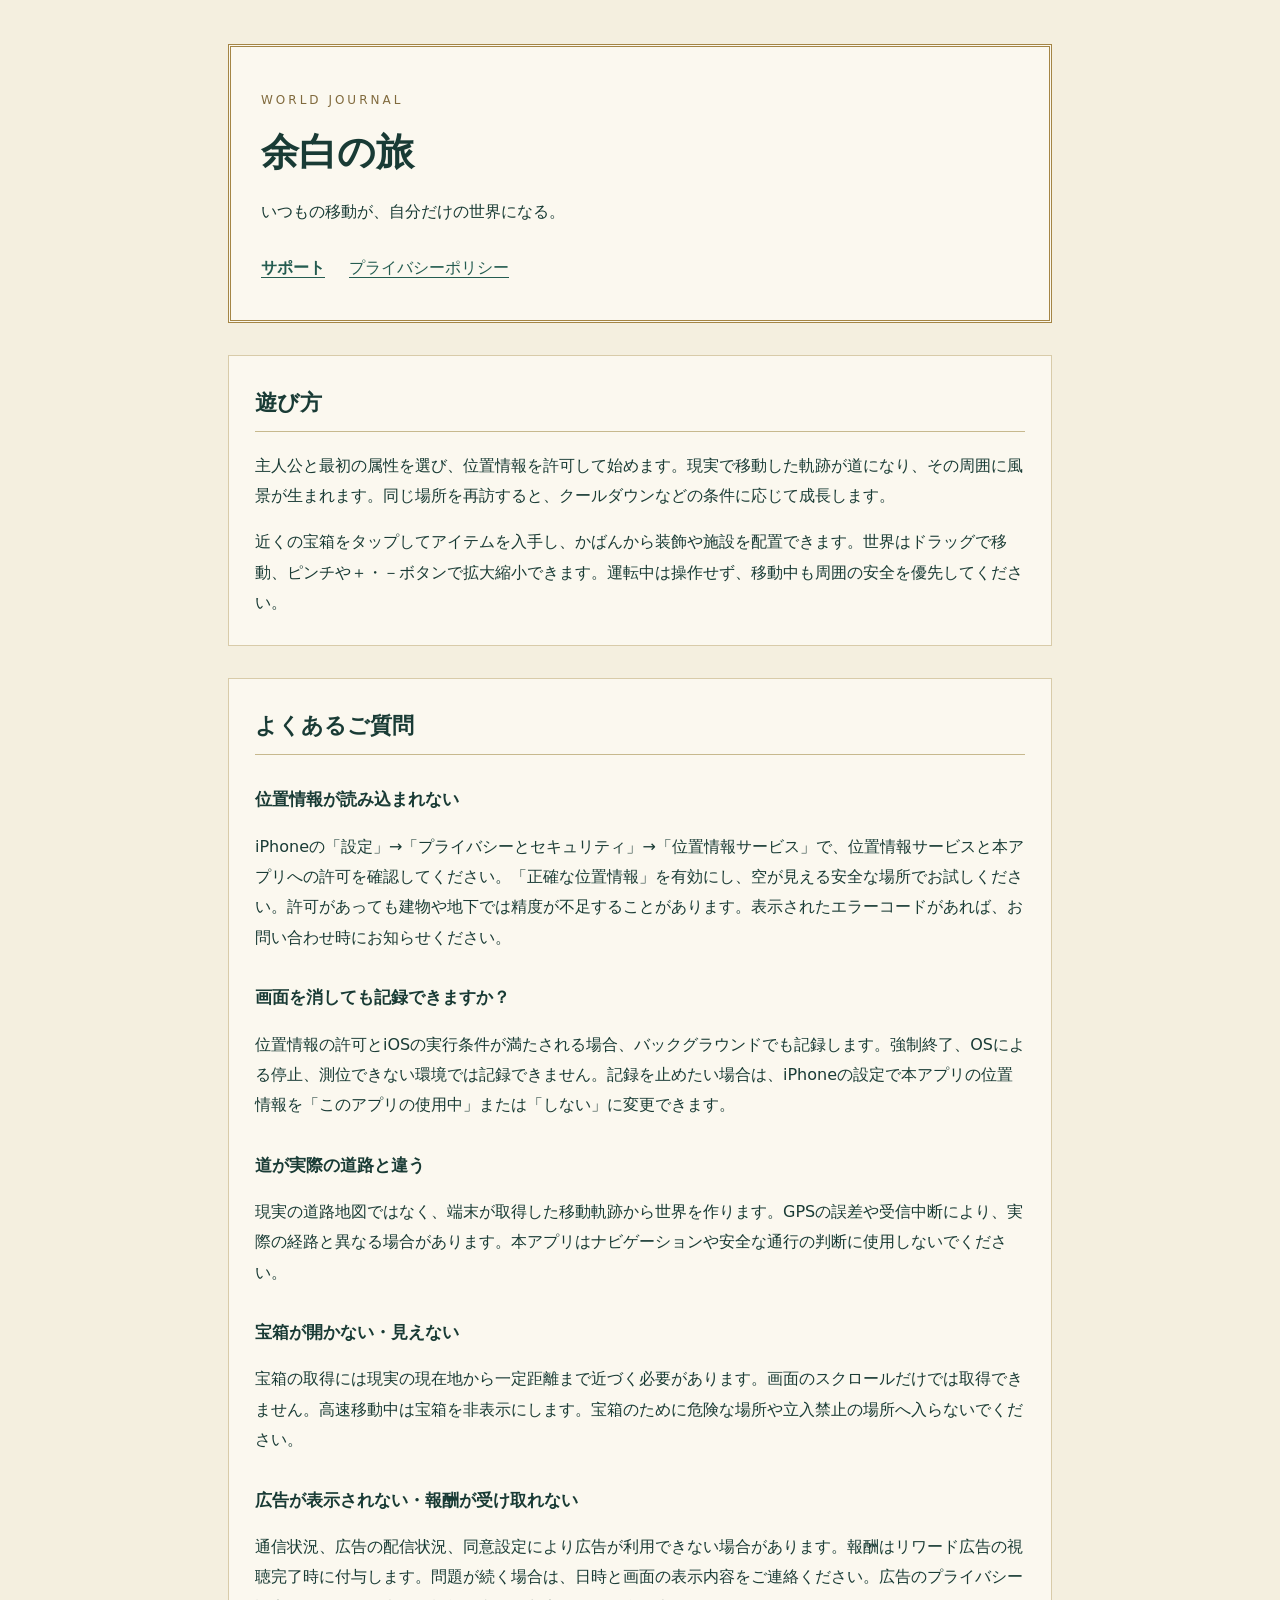
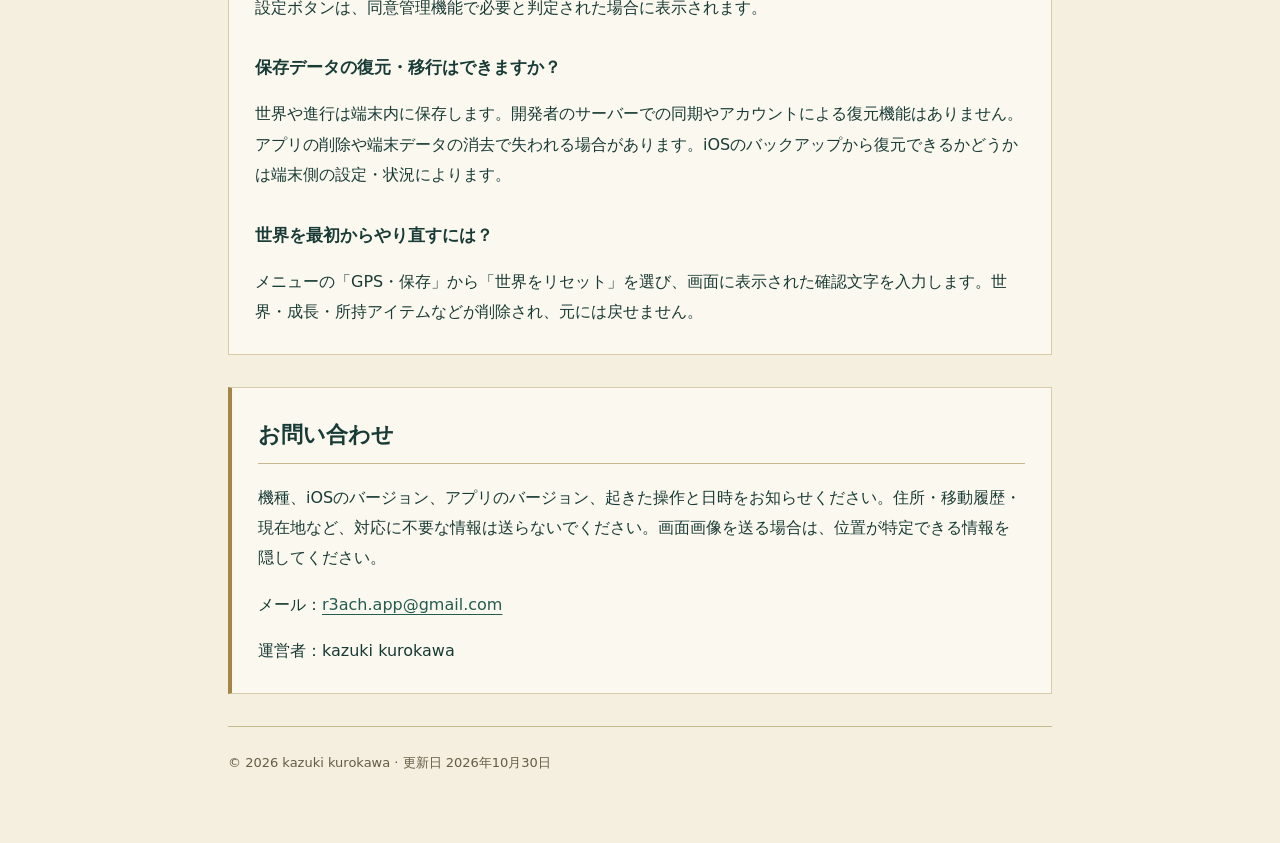
<file: index.html>
<!doctype html>
<html lang="ja"><head><meta charset="utf-8"><meta name="viewport" content="width=device-width,initial-scale=1"><meta name="description" content="余白の旅の使い方、GPS・保存・広告についてのサポート情報。"><title>サポート｜余白の旅</title><link rel="stylesheet" href="style.css"></head>
<body><main><header><p class="eyebrow">WORLD JOURNAL</p><h1>余白の旅</h1><p>いつもの移動が、自分だけの世界になる。</p><nav aria-label="ページ"><a aria-current="page" href="index.html">サポート</a><a href="privacy.html">プライバシーポリシー</a></nav></header>
<section><h2>遊び方</h2><p>主人公と最初の属性を選び、位置情報を許可して始めます。現実で移動した軌跡が道になり、その周囲に風景が生まれます。同じ場所を再訪すると、クールダウンなどの条件に応じて成長します。</p><p>近くの宝箱をタップしてアイテムを入手し、かばんから装飾や施設を配置できます。世界はドラッグで移動、ピンチや＋・－ボタンで拡大縮小できます。運転中は操作せず、移動中も周囲の安全を優先してください。</p></section>
<section><h2>よくあるご質問</h2><h3>位置情報が読み込まれない</h3><p>iPhoneの「設定」→「プライバシーとセキュリティ」→「位置情報サービス」で、位置情報サービスと本アプリへの許可を確認してください。「正確な位置情報」を有効にし、空が見える安全な場所でお試しください。許可があっても建物や地下では精度が不足することがあります。表示されたエラーコードがあれば、お問い合わせ時にお知らせください。</p><h3>画面を消しても記録できますか？</h3><p>位置情報の許可とiOSの実行条件が満たされる場合、バックグラウンドでも記録します。強制終了、OSによる停止、測位できない環境では記録できません。記録を止めたい場合は、iPhoneの設定で本アプリの位置情報を「このアプリの使用中」または「しない」に変更できます。</p><h3>道が実際の道路と違う</h3><p>現実の道路地図ではなく、端末が取得した移動軌跡から世界を作ります。GPSの誤差や受信中断により、実際の経路と異なる場合があります。本アプリはナビゲーションや安全な通行の判断に使用しないでください。</p><h3>宝箱が開かない・見えない</h3><p>宝箱の取得には現実の現在地から一定距離まで近づく必要があります。画面のスクロールだけでは取得できません。高速移動中は宝箱を非表示にします。宝箱のために危険な場所や立入禁止の場所へ入らないでください。</p><h3>広告が表示されない・報酬が受け取れない</h3><p>通信状況、広告の配信状況、同意設定により広告が利用できない場合があります。報酬はリワード広告の視聴完了時に付与します。問題が続く場合は、日時と画面の表示内容をご連絡ください。広告のプライバシー設定ボタンは、同意管理機能で必要と判定された場合に表示されます。</p><h3>保存データの復元・移行はできますか？</h3><p>世界や進行は端末内に保存します。開発者のサーバーでの同期やアカウントによる復元機能はありません。アプリの削除や端末データの消去で失われる場合があります。iOSのバックアップから復元できるかどうかは端末側の設定・状況によります。</p><h3>世界を最初からやり直すには？</h3><p>メニューの「GPS・保存」から「世界をリセット」を選び、画面に表示された確認文字を入力します。世界・成長・所持アイテムなどが削除され、元には戻せません。</p></section>
<section class="contact"><h2>お問い合わせ</h2><p>機種、iOSのバージョン、アプリのバージョン、起きた操作と日時をお知らせください。住所・移動履歴・現在地など、対応に不要な情報は送らないでください。画面画像を送る場合は、位置が特定できる情報を隠してください。</p><p>メール：<a href="mailto:r3ach.app@gmail.com?subject=%E4%BD%99%E7%99%BD%E3%81%AE%E6%97%85%20%E3%81%8A%E5%95%8F%E3%81%84%E5%90%88%E3%82%8F%E3%81%9B">r3ach.app@gmail.com</a></p><p>運営者：kazuki kurokawa</p></section><footer>© 2026 kazuki kurokawa · 更新日 2026年10月30日</footer></main></body></html>
</file>
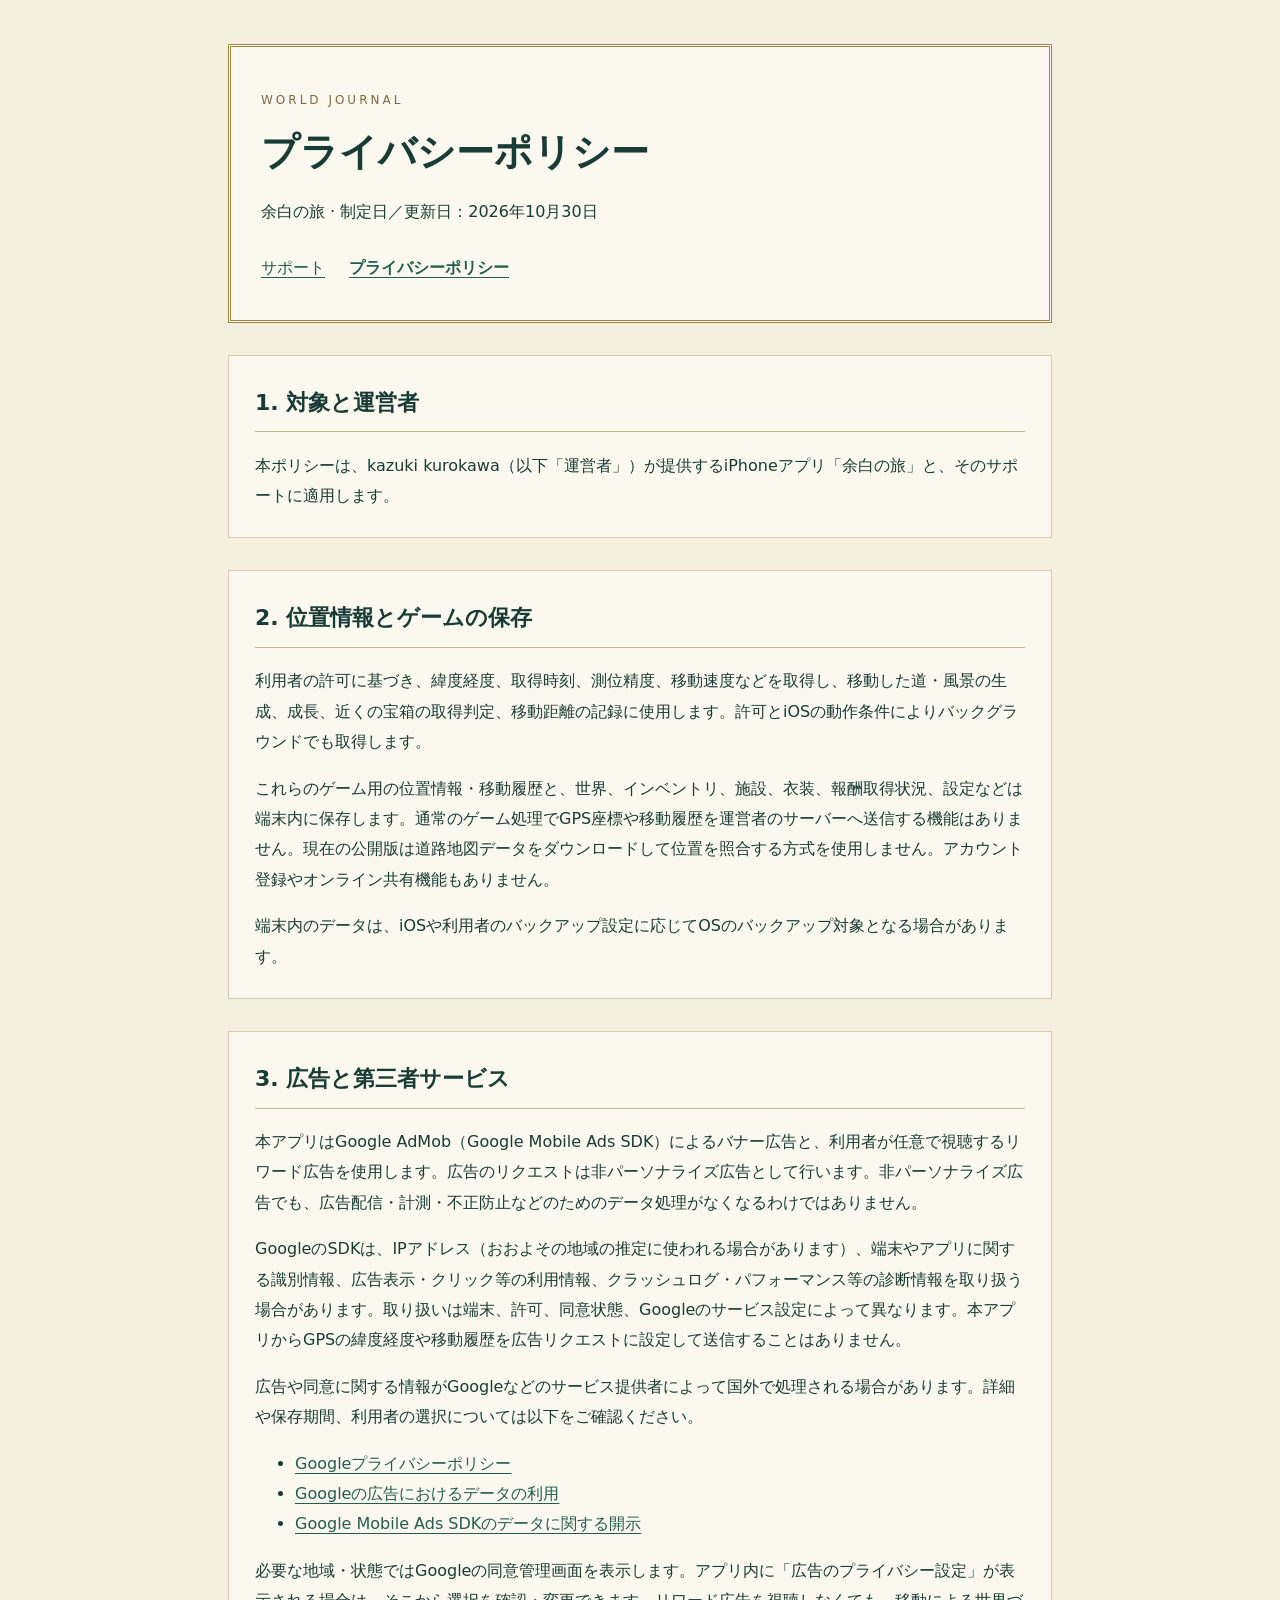
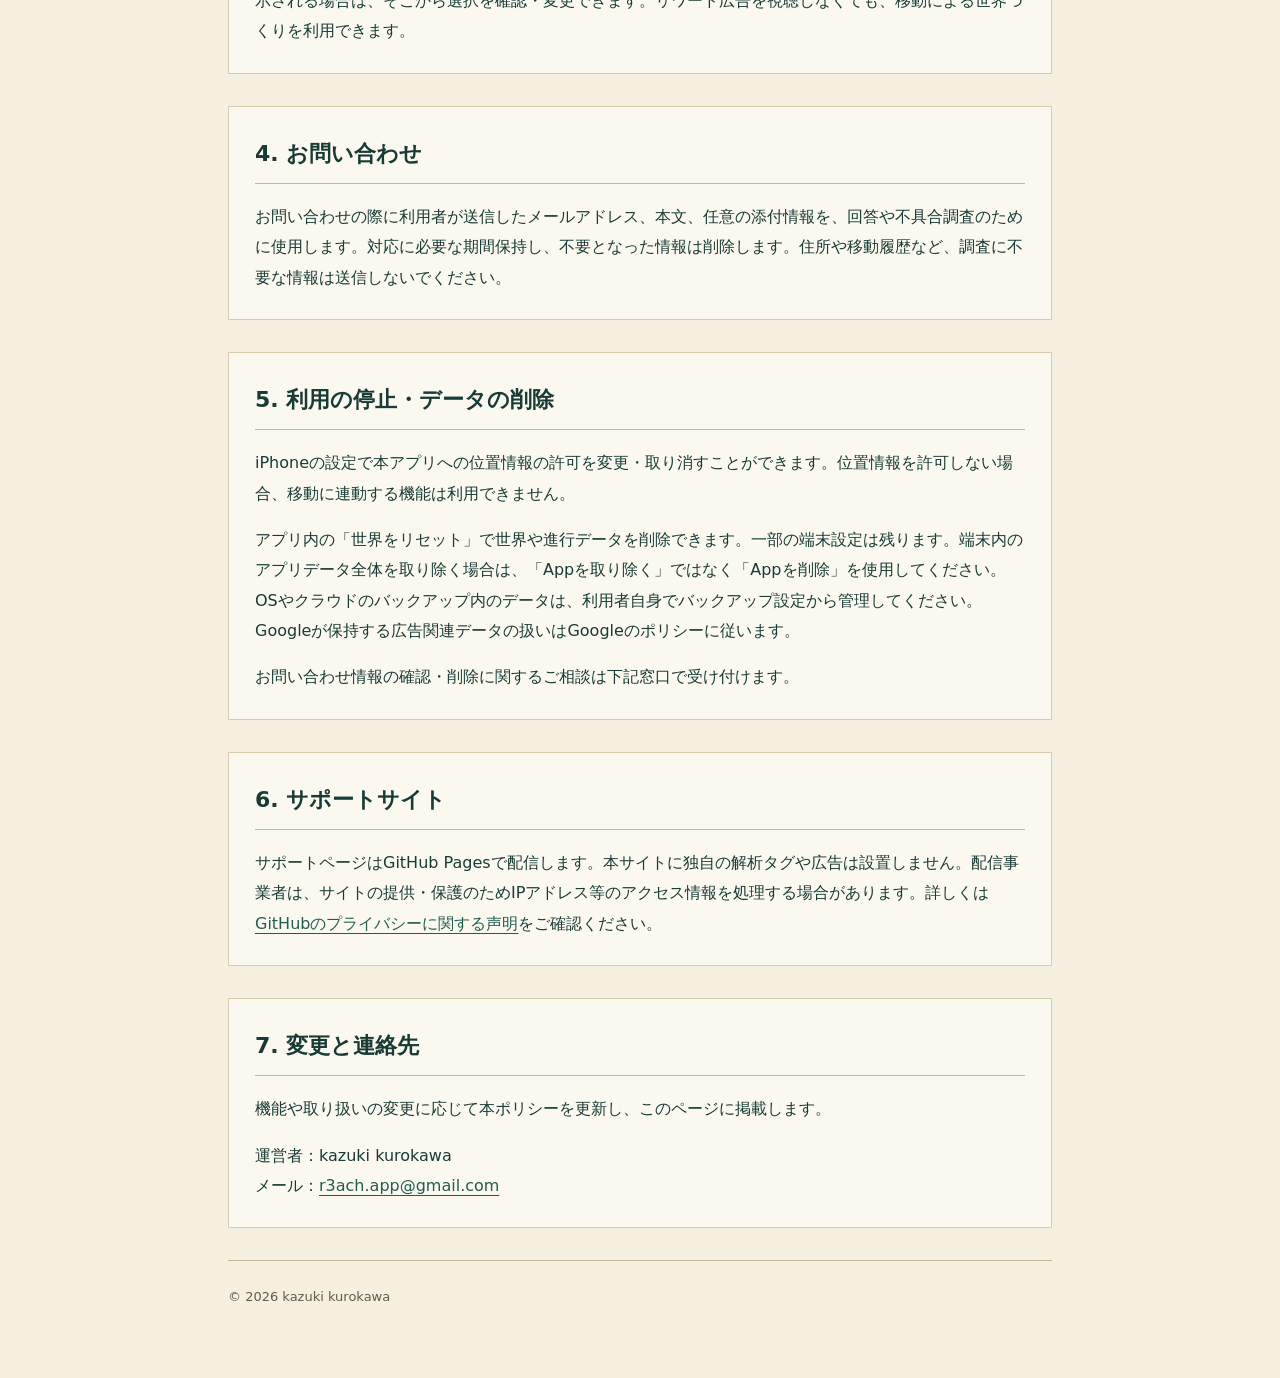
<file: privacy.html>
<!doctype html>
<html lang="ja"><head><meta charset="utf-8"><meta name="viewport" content="width=device-width,initial-scale=1"><meta name="description" content="余白の旅の位置情報、端末内の保存、Google AdMob広告とお問い合わせ情報の取り扱い。"><title>プライバシーポリシー｜余白の旅</title><link rel="stylesheet" href="style.css"></head>
<body><main><header><p class="eyebrow">WORLD JOURNAL</p><h1>プライバシーポリシー</h1><p>余白の旅 · 制定日／更新日：2026年10月30日</p><nav aria-label="ページ"><a href="index.html">サポート</a><a aria-current="page" href="privacy.html">プライバシーポリシー</a></nav></header>
<section><h2>1. 対象と運営者</h2><p>本ポリシーは、kazuki kurokawa（以下「運営者」）が提供するiPhoneアプリ「余白の旅」と、そのサポートに適用します。</p></section>
<section><h2>2. 位置情報とゲームの保存</h2><p>利用者の許可に基づき、緯度経度、取得時刻、測位精度、移動速度などを取得し、移動した道・風景の生成、成長、近くの宝箱の取得判定、移動距離の記録に使用します。許可とiOSの動作条件によりバックグラウンドでも取得します。</p><p>これらのゲーム用の位置情報・移動履歴と、世界、インベントリ、施設、衣装、報酬取得状況、設定などは端末内に保存します。通常のゲーム処理でGPS座標や移動履歴を運営者のサーバーへ送信する機能はありません。現在の公開版は道路地図データをダウンロードして位置を照合する方式を使用しません。アカウント登録やオンライン共有機能もありません。</p><p>端末内のデータは、iOSや利用者のバックアップ設定に応じてOSのバックアップ対象となる場合があります。</p></section>
<section><h2>3. 広告と第三者サービス</h2><p>本アプリはGoogle AdMob（Google Mobile Ads SDK）によるバナー広告と、利用者が任意で視聴するリワード広告を使用します。広告のリクエストは非パーソナライズ広告として行います。非パーソナライズ広告でも、広告配信・計測・不正防止などのためのデータ処理がなくなるわけではありません。</p><p>GoogleのSDKは、IPアドレス（おおよその地域の推定に使われる場合があります）、端末やアプリに関する識別情報、広告表示・クリック等の利用情報、クラッシュログ・パフォーマンス等の診断情報を取り扱う場合があります。取り扱いは端末、許可、同意状態、Googleのサービス設定によって異なります。本アプリからGPSの緯度経度や移動履歴を広告リクエストに設定して送信することはありません。</p><p>広告や同意に関する情報がGoogleなどのサービス提供者によって国外で処理される場合があります。詳細や保存期間、利用者の選択については以下をご確認ください。</p><ul><li><a href="https://policies.google.com/privacy?hl=ja">Googleプライバシーポリシー</a></li><li><a href="https://policies.google.com/technologies/ads?hl=ja">Googleの広告におけるデータの利用</a></li><li><a href="https://developers.google.com/admob/ios/privacy/data-disclosure?hl=ja">Google Mobile Ads SDKのデータに関する開示</a></li></ul><p>必要な地域・状態ではGoogleの同意管理画面を表示します。アプリ内に「広告のプライバシー設定」が表示される場合は、そこから選択を確認・変更できます。リワード広告を視聴しなくても、移動による世界づくりを利用できます。</p></section>
<section><h2>4. お問い合わせ</h2><p>お問い合わせの際に利用者が送信したメールアドレス、本文、任意の添付情報を、回答や不具合調査のために使用します。対応に必要な期間保持し、不要となった情報は削除します。住所や移動履歴など、調査に不要な情報は送信しないでください。</p></section>
<section><h2>5. 利用の停止・データの削除</h2><p>iPhoneの設定で本アプリへの位置情報の許可を変更・取り消すことができます。位置情報を許可しない場合、移動に連動する機能は利用できません。</p><p>アプリ内の「世界をリセット」で世界や進行データを削除できます。一部の端末設定は残ります。端末内のアプリデータ全体を取り除く場合は、「Appを取り除く」ではなく「Appを削除」を使用してください。OSやクラウドのバックアップ内のデータは、利用者自身でバックアップ設定から管理してください。Googleが保持する広告関連データの扱いはGoogleのポリシーに従います。</p><p>お問い合わせ情報の確認・削除に関するご相談は下記窓口で受け付けます。</p></section>
<section><h2>6. サポートサイト</h2><p>サポートページはGitHub Pagesで配信します。本サイトに独自の解析タグや広告は設置しません。配信事業者は、サイトの提供・保護のためIPアドレス等のアクセス情報を処理する場合があります。詳しくは<a href="https://docs.github.com/ja/site-policy/privacy-policies/github-general-privacy-statement">GitHubのプライバシーに関する声明</a>をご確認ください。</p></section>
<section><h2>7. 変更と連絡先</h2><p>機能や取り扱いの変更に応じて本ポリシーを更新し、このページに掲載します。</p><p>運営者：kazuki kurokawa<br>メール：<a href="mailto:r3ach.app@gmail.com">r3ach.app@gmail.com</a></p></section><footer>© 2026 kazuki kurokawa</footer></main></body></html>
</file>
<file: style.css>
:root{color-scheme:light;--paper:#f4efdf;--ink:#193b35;--gold:#a48545}*{box-sizing:border-box}body{margin:0;background:var(--paper);color:var(--ink);font-family:system-ui,-apple-system,"Hiragino Kaku Gothic ProN","Yu Gothic",sans-serif;line-height:1.9}main{max-width:880px;margin:auto;padding:44px 28px}header{border:3px double var(--gold);padding:30px;margin-bottom:32px;background:#fbf8ef}h1{font-size:clamp(24px,5vw,38px);line-height:1.5;margin:8px 0 12px}h2{font-size:22px;border-bottom:1px solid #c7b98e;padding-bottom:8px;margin-top:0}h3{font-size:17px;margin:28px 0 8px}.eyebrow{font-size:12px;letter-spacing:.25em;color:#806a3d}nav{display:flex;gap:12px 24px;flex-wrap:wrap;margin-top:20px}a{color:#245c50;text-underline-offset:4px}a:hover{color:#805d22}a:focus-visible{outline:3px solid var(--gold);outline-offset:5px}nav a{padding:6px 0}nav a[aria-current]{font-weight:700}section{margin:32px 0;padding:26px;background:#fbf8ef;border:1px solid #d8cba9}p{overflow-wrap:anywhere}section p:last-child{margin-bottom:0}.contact{border-left:4px solid var(--gold)}footer{border-top:1px solid #c7b98e;padding:24px 0;font-size:13px;color:#655c46}@media(max-width:480px){main{padding:20px 16px}header,section{padding:20px}h2{font-size:20px}}
</file>
